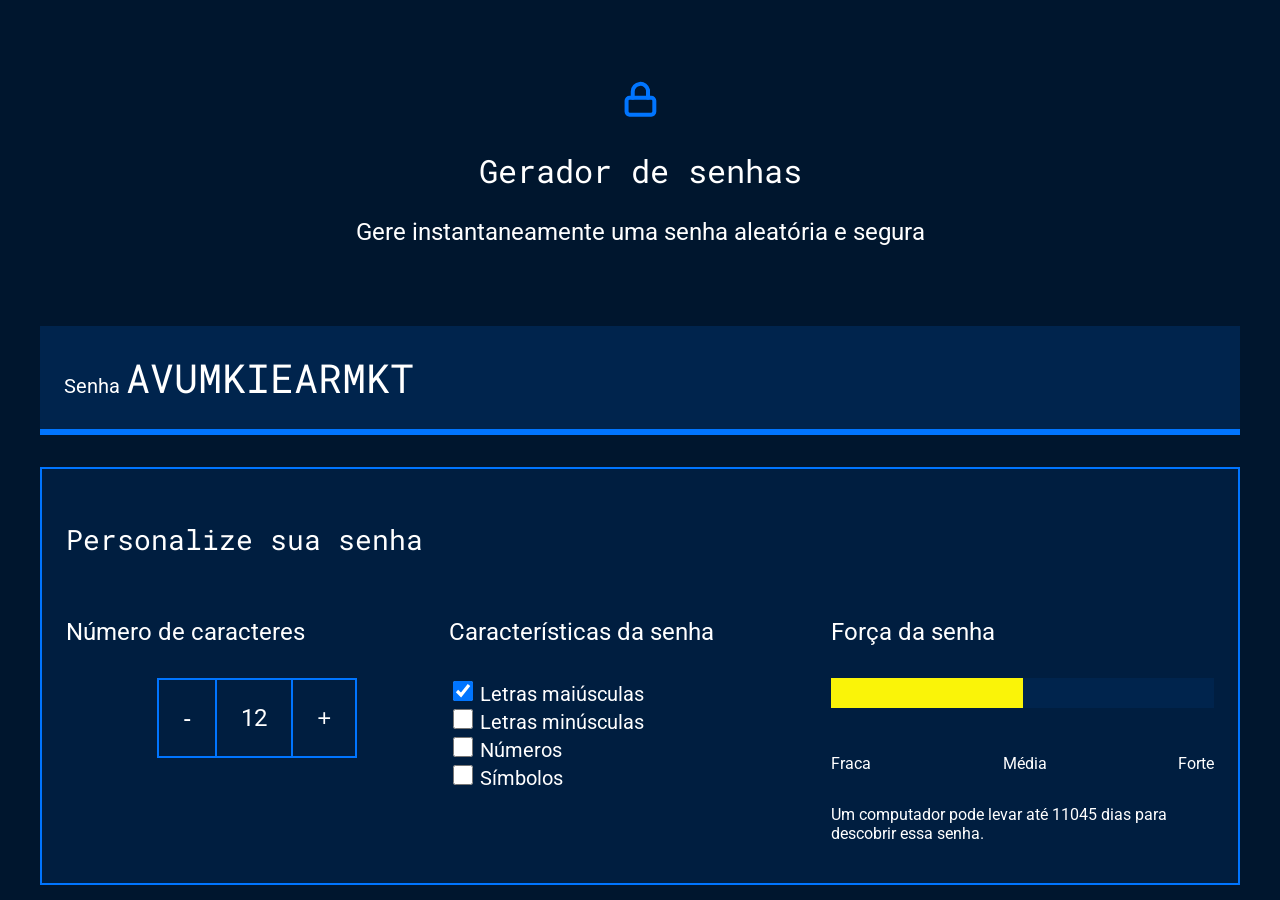
<file: javascript/ALURA-Criando_uma_Senha_Segura-main/index.html>
<!DOCTYPE html>
<html lang="pt-br">

<head>
    <meta charset="UTF-8">
    <meta name="viewport" content="width=device-width, initial-scale=1.0">
    <title>Gerador de senha</title>
    <link rel="stylesheet" href="style.css">
</head>

<body>
    <section class="conteudo">
        <div class="conteudo-titulo">
            <img src="unlock.svg" alt="cadeado fechado">
            <h2 class="titulo-principal">Gerador de senhas</h2>
            <h3 class="titulo-secundario">Gere instantaneamente uma senha aleatória e segura</h3>
        </div>
        <div class="conteudo-senha">
            <label for="senha">Senha</label>
            <input name="senha" type="text" id="campo-senha" readonly>
        </div>
        <div class="parametro">
            <h3 class="parametro-titulo">Personalize sua senha</h3>
            <div class="parametro-coluna__senha">
                <div class="parametro-senha">
                    <h4 class="parametro-senha__titulo">Número de caracteres</h4>
                    <div class="parametro-senha-botoes">
                        <button class="parametro-senha__botao">-</button>
                        <p class="parametro-senha__texto">12</p>
                        <button class="parametro-senha__botao">+</button>
                    </div>
                </div>               
                <div class="parametro-senha">
                    <h4 class="parametro-senha__titulo">Características da senha</h4>
                    <div class="parametro-senha-checkbox">
                        <input name="maiusculo" type="checkbox" class="checkbox" checked>
                        <label for="maiusculo">Letras maiúsculas</label>
                    </div>
                    <div class="parametro-senha-checkbox">
                        <input name="minusculo" type="checkbox" class="checkbox">
                        <label for="minusculo">Letras minúsculas</label>
                    </div>
                    <div class="parametro-senha-checkbox">
                        <input name="numero" type="checkbox" class="checkbox">
                        <label for="numero">Números</label>
                    </div>
                    <div class="parametro-senha-checkbox">
                        <input name="simbolo" type="checkbox" class="checkbox">
                        <label for="simbolo">Símbolos</label>
                    </div>
                </div>
                <div class="parametro-senha">
                    <h4 class="parametro-senha__titulo">Força da senha</h4>
                    <div class="barra"></div>
                    <div class="forca fraca"></div>
                    <div class="parametro-senha-textos">
                        <p>Fraca</p>
                        <p>Média</p>
                        <p>Forte</p>
                    </div>
                    <p class="entropia"></p>
                </div>
            </div>
        </div>
    </section>
    <script src="main.js"></script>
</body> 
</html>
</file>
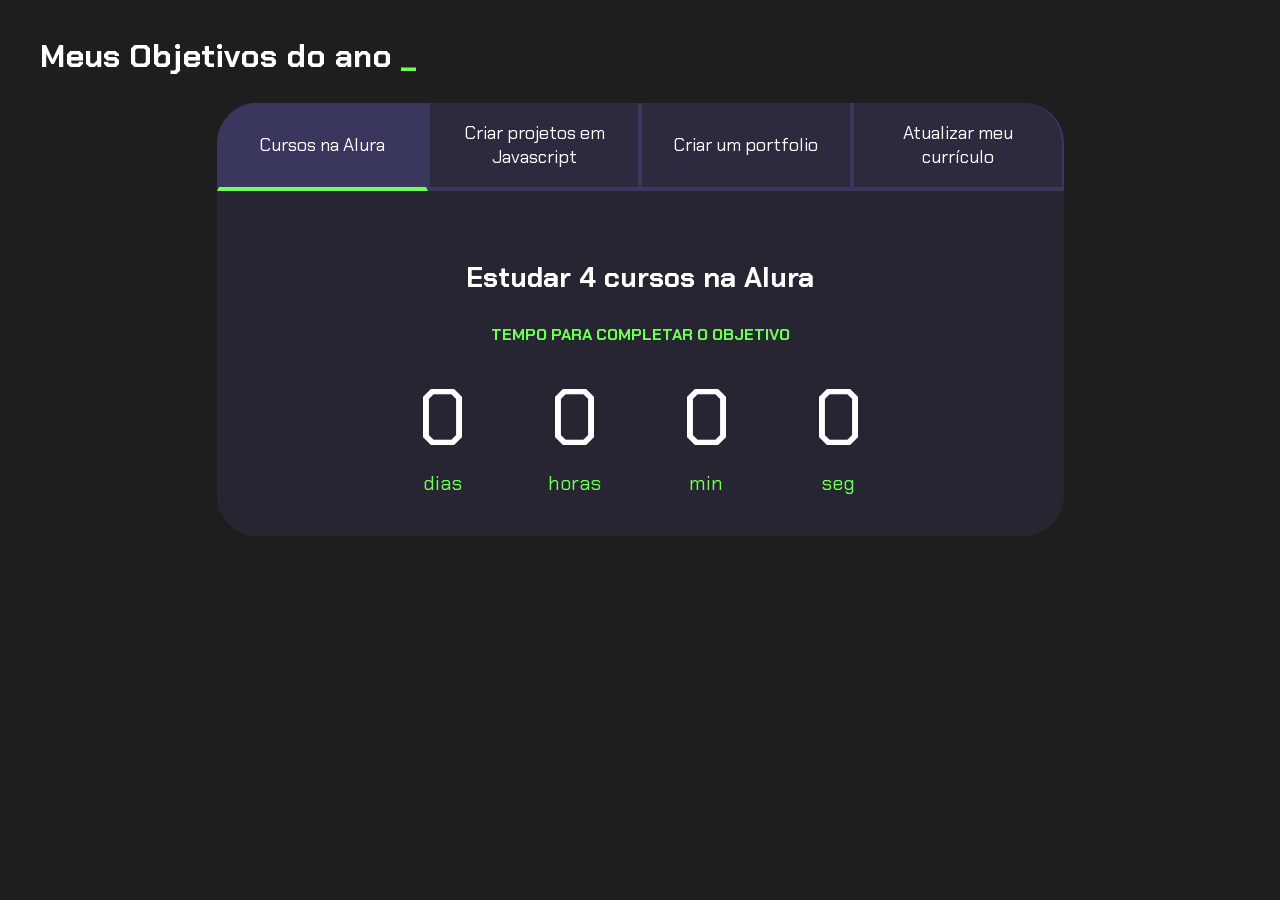
<file: javascript/ALURA-Projeto_de_Vida-main/index.html>
<!DOCTYPE html>
<html lang="pt-br">
<head>
    <meta charset="UTF-8">
    <meta http-equiv="X-UA-Compatible" content="IE=edge">
    <meta name="viewport" content="width=device-width, initial-scale=1.0">
    <title>Meus objetivos do ano</title>
    <link rel="stylesheet" href="style.css">

</head>
<body>
    <section class="conteudo-principal">
        <h2 class="titulo-principal">Meus Objetivos do ano <span>_</span></h2>
     <div class="conteudo">   
<div class="botoes">
        <button class="botao ativo">Cursos na Alura</button>
        <button class="botao">Criar projetos em Javascript</button>
        <button class="botao">Criar um portfolio</button>
        <button class="botao">Atualizar meu currículo</button>
 </div>
 <div class="abas-textos">
    <div class="aba-conteudo ativo">
        <h3 class="aba-conteudo-titulo-principal">Estudar 4 cursos na Alura</h3>
        <h4 class="aba-conteudo-titulo-secundario">Tempo para completar o objetivo</h4>
        <div class="contador">
                <div class="contador-digito">
                    <p class="contador-digito-numero" id="dias0">7</p>
                    <p class="contador-digito-texto">dias</p>
                </div>
                <div class="contador-digito">
                    <p class="contador-digito-numero" id="horas0">7</p>
                    <p class="contador-digito-texto">horas</p>
                </div>
                <div class="contador-digito">
                    <p class="contador-digito-numero" id="min0">7</p>
                    <p class="contador-digito-texto">min</p>
                </div>
                <div class="contador-digito">
                    <p class="contador-digito-numero" id="seg0">7</p>
                    <p class="contador-digito-texto">seg</p>
             </div>
        </div> 
    </div>
    <div class="aba-conteudo">
        <h3 class="aba-conteudo-titulo-principal">Criar 5 projetos em Javascript</h3>
        <h4 class="aba-conteudo-titulo-secundario">Tempo para completar o objetivo</h4>
        <div class="contador">
            <div class="contador-digito">
                <p class="contador-digito-numero" id="dias1">7</p>
                <p class="contador-digito-texto">dias</p>
            </div>
            <div class="contador-digito">
                <p class="contador-digito-numero" id="horas1">7</p>
                <p class="contador-digito-texto">horas</p>
            </div>
            <div class="contador-digito">
                <p class="contador-digito-numero" id="min1">7</p>
                <p class="contador-digito-texto">min</p>
            </div>
            <div class="contador-digito">
                <p class="contador-digito-numero" id="seg1">7</p>
                <p class="contador-digito-texto">seg</p>
            </div>
        </div>
    </div>
    <div class="aba-conteudo">
        <h3 class="aba-conteudo-titulo-principal">Criar um portfolio com os meus 3 melhores projetos</h3>
        <h4 class="aba-conteudo-titulo-secundario">Tempo para completar o objetivo</h4>
        <div class="contador">
            <div class="contador-digito">
                <p class="contador-digito-numero" id="dias2">7</p>
                <p class="contador-digito-texto">dias</p>
            </div>
            <div class="contador-digito">
                <p class="contador-digito-numero" id="horas2">7</p>
                <p class="contador-digito-texto">horas</p>
            </div>
            <div class="contador-digito">
                <p class="contador-digito-numero" id="min2">7</p>
                <p class="contador-digito-texto">min</p>
            </div>
            <div class="contador-digito">
                <p class="contador-digito-numero" id="seg2">7</p>
                <p class="contador-digito-texto">seg</p>
            </div>
        </div>
    </div>
    <div class="aba-conteudo">
        <h3 class="aba-conteudo-titulo-principal">Atualizar meu curriculo com os certificados da Alura</h3>
        <h4 class="aba-conteudo-titulo-secundario">Tempo para completar o objetivo</h4>
        <div class="contador">
            <div class="contador-digito">
                <p class="contador-digito-numero" id="dias3">7</p>
                <p class="contador-digito-texto">dias</p>
            </div>
            <div class="contador-digito">
                <p class="contador-digito-numero" id="horas3">7</p>
                <p class="contador-digito-texto">horas</p>
            </div>
            <div class="contador-digito">
                <p class="contador-digito-numero" id="min3">7</p>
                <p class="contador-digito-texto">min</p>
            </div>
            <div class="contador-digito">
                <p class="contador-digito-numero" id="seg3">7</p>
                <p class="contador-digito-texto">seg</p>
            </div>
        </div>
</div>
</div>
</section>
<script src="main.js"></script>
</body>
</html>
</file>
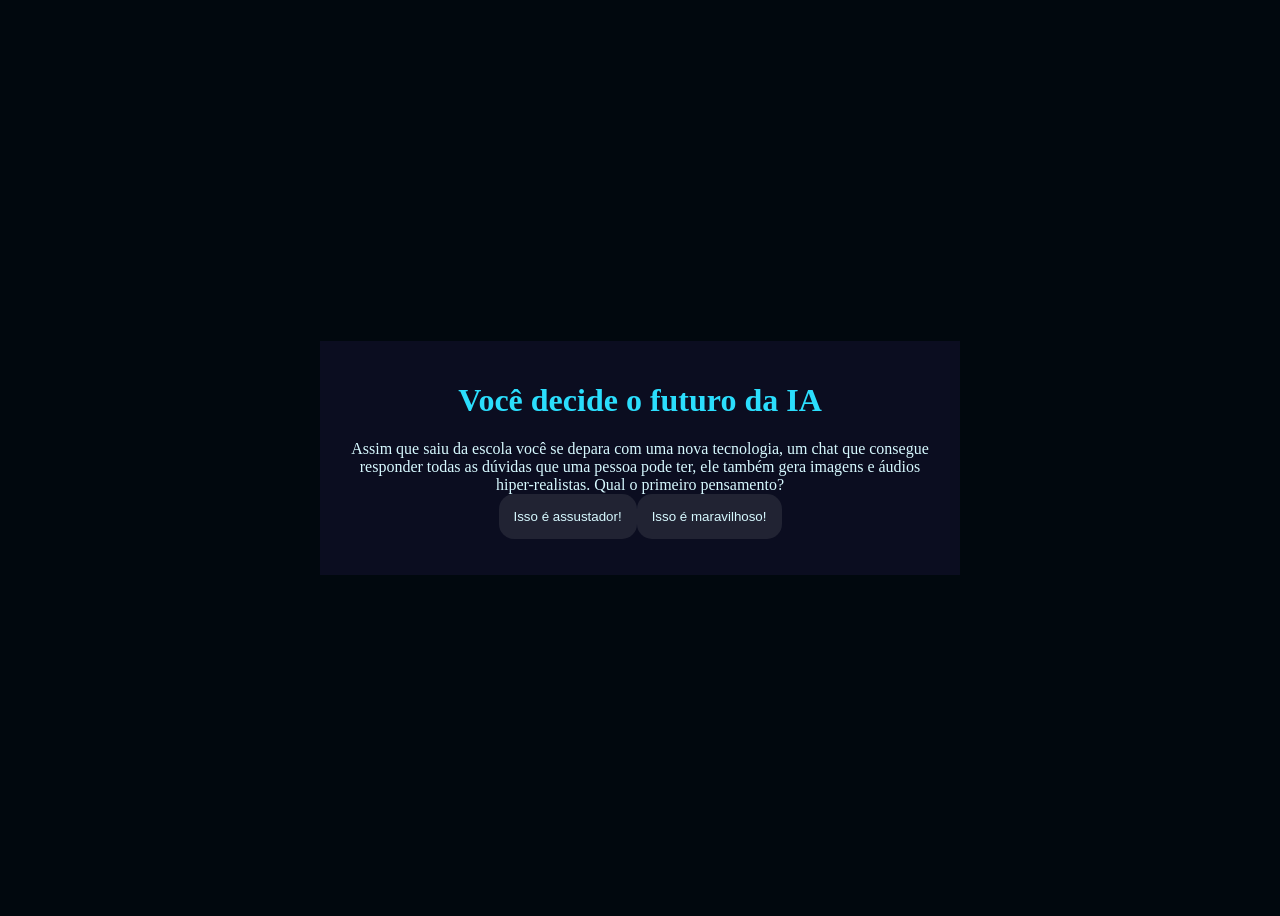
<file: javascript/ALURA-Tecnicas_Computacionais-main/index.html>
<!DOCTYPE html>
<html lang="pt-br">
<head>
    <meta charset="UTF-8">
    <meta name="viewport" content="width=device-width, initial-scale=1.0">
    <link rel="stylesheet" href="style.css">
    <title> Você decide o futuro da IA </title>
</head>
<body>
    <div class="caixa-principal">
        <h1>Você decide o futuro da IA</h1>
        <div class="caixa-perguntas"></div>
        <div class="caixa-alternativas"></div>
        <div class="caixa-resultado">
            <p class="texto-resultado"></p>
        </div>
    </div>
    <script src="script.js"></script>
</body>
</html>
</file>
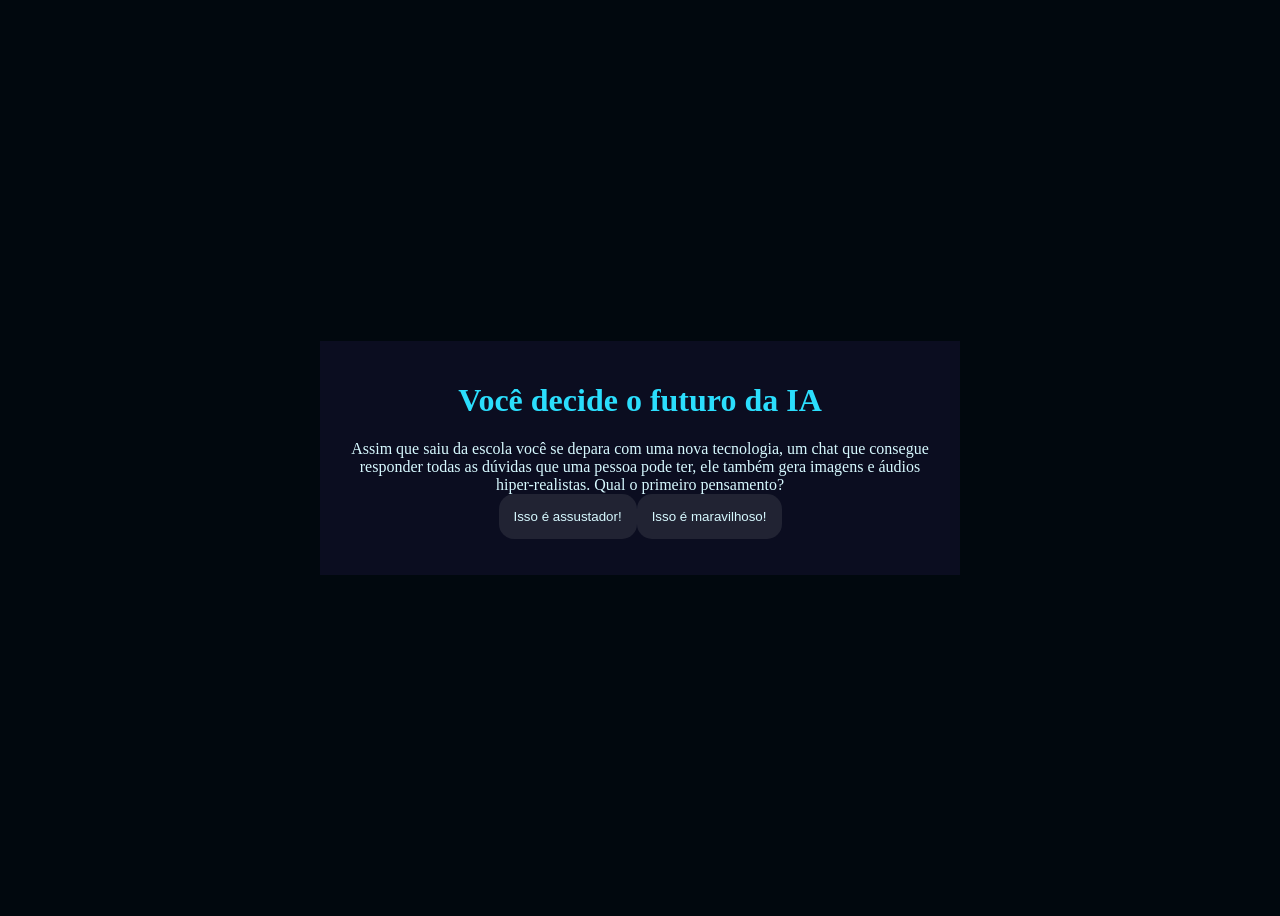
<file: javascript/Alura_IA-main/index.html>
<!DOCTYPE html>
<html lang="pt-br">
<head>
    <meta charset="UTF-8">
    <meta name="viewport" content="width=device-width, initial-scale=1.0">
    <link rel="stylesheet" href="style.css">
    <title>Você decide o futuro da IA</title>
</head>
<body>
    <div class="caixa-principal">
        <h1>Você decide o futuro da IA</h1>
        <div class="caixa-perguntas"></div>
        <div class="caixa-alternativas"></div>
        <div class="caixa-resultado">
            <p class="texto-resultado"></p>
        </div>
    </div>
    <script src="script.js"></script>
</body>
</html>
</file>
<file: javascript/ALURA-Criando_uma_Senha_Segura-main/style.css>
@import url('https://fonts.googleapis.com/css2?family=Roboto&family=Roboto+Mono&display=swap');

:root{
    --branco: white;
    --cor-de-fundo: #00162E;
    --fundo-senha: #00244D;
    --fundo-texto: #001E40;
    --borda: #0075FF;
    --roboto: 'Roboto', sans-serif;
    --roboto-mono: 'Roboto Mono', monospace;
}

*{
    font-weight: 400;
}

body{
    color: var(--branco);
    background-color: var(--cor-de-fundo);
    font-family: var(--roboto);
}

.titulo-principal{
    font-family: var(--roboto-mono);
    font-size: 32px;
}

.titulo-secundario{
    font-size: 24px;
}

.conteudo-titulo{
    text-align: center;
    margin-top: 80px;
}

.conteudo-senha{
    margin-top: 80px; 
    background: var(--fundo-senha);
    padding: 24px;
    border-bottom: 6px solid var(--borda);
}

#campo-senha{
    background-color: var(--fundo-senha);
    border: none;
    color: var(--branco);
    font-family: var(--roboto-mono);
    font-size: 40px;
    width: 70%;
}

#campo-senha:focus{
    outline: none;
}

.conteudo{
    max-width: 1200px;
    margin: 0 auto;
}

.parametro{
    background-color: var(--fundo-texto);
    border: 2px solid var(--borda);
    margin-top: 32px;
    padding: 24px;
}

.parametro-titulo{
    font-family: var(--roboto-mono);
    font-size: 28px;
}

.parametro-senha__titulo{
    font-size:24px;
}

.parametro-coluna__senha{
    display: flex;
    flex-direction: column;
    justify-content: center;
}
.parametro-senha{
    width: 50%;
    margin: 0 auto;
}

.parametro-senha-botoes{
    display: flex;
    justify-content: center;
}

.parametro-senha__botao{
    background-color: var(--fundo-texto);
    color: var(--branco);
    border: 2px solid var(--borda);
    padding: 24px;
    font-size: 24px;
    cursor: pointer;
}
.parametro-senha__texto{
    padding: 24px;
    border-top: 2px solid var(--borda);
    border-bottom: 2px solid var(--borda);
    margin: 0;
    font-size: 24px;
}

label{
    font-size: 20px;
}

.checkbox{
    width: 20px;
    height: 20px;
    cursor: pointer;
}

.barra{
    background-color: var(--fundo-senha);
    height: 30px;
    width: 100%;
}
.forca{
    height: 30px;
    position: relative;
    bottom: 30px;
}
.fraca{
    width: 25%;
    background-color: #E71B32; 
}
.media{
    background-color: #FAF408;
    width: 50%;
}
.forte{
    background-color: #00FF85;
    width: 100%;
}

.parametro-senha-textos{
    display: flex;
    justify-content: space-between;
}


@media screen and (min-width: 768px) {
    .parametro-coluna__senha{
        flex-direction: row;
    }
}
</file>
<file: javascript/ALURA-Projeto_de_Vida-main/style.css>
@import url('https://fonts.googleapis.com/css2?family=Chakra+Petch:wght@400;700&display=swap');
:root {
    --cor-de-fundo: #1E1E1E;
    --verde: #6FFF57;
    --branco: #FFFFFF;
    --botao-ativo: #3A375E;
    --botao-inativo: rgba(58, 55, 94, 0.5);
    --texto-fundo: rgba(58, 55, 94, 0.3);
}
body {
    background-color: var(--cor-de-fundo);
    color: var(--branco);
    font-family: 'Chakra Petch', sans-serif;
}
.conteudo-principal {
    display: flex;
    flex-direction: column;
    justify-content: center;
    align-items: center;
    max-width: 1200px;
    width: 100%;
    margin: 0 auto;
}
.titulo-principal {
    text-align: left;
    width: 100%;
    font-size: 32px;
}
.titulo-principal span {
    color: var(--verde);
}
.botao {
    font-family: 'Chakra Petch', sans-serif;
    background-color: var(--botao-inativo);
    color: var(--branco);
    display: flex;
    justify-content: center;
    padding: 1em;
    font-size: 18px;
    align-items: center;
    width: 100%;
    border-bottom: 4px solid var(--botao-ativo);
    border-left: 2px solid var(--botao-ativo);
    border-right: 2px solid var(--botao-ativo);
    border-top: none;
}
.botao:first-child {
    border-radius: 40px 40px 0 0;
}
.botoes {
    display: block;
}
.botao.ativo{
    background-color: var(--botao-ativo);
    border-bottom: 4px solid var(--verde);
}
.abas-textos{
    background-color: var(--texto-fundo);
    padding: 40px;
    border-radius: 0 0 40px 40px;
}
.aba-conteudo.ativo{
    display:block;
}
.aba-conteudo{
    display: none;
}
.aba-conteudo-titulo-principal{
    font-size: 28px;
    text-align: center;
}
.aba-conteudo-titulo-secundario{
    text-align: center;
    color: var(--verde);
    text-transform: uppercase;
}

.contador{
    font-size: 20px;
    display:flex;
    justify-content: center;
    flex-wrap: wrap;
}
.contador-digito{
    padding: 0 16px;
    text-align: center;
    min-width: 100px;
}

.contador-digito-numero{
    font-size: 80px;
    margin: 0;

}

.contador-digito-texto{
    color: var(--verde);
    font-size: 20px;
    margin: 0;

}

@media screen and (min-width: 768px) {
    .botoes {
        display: flex;
    }
    .botao:first-child {
        border-radius: 40px 0 0 0;
    }
    .botao:last-child {
        border-radius: 0 40px 0 0;
    }
}
</file>
<file: javascript/ALURA-Tecnicas_Computacionais-main/style.css>
:root{
    --cor-fundo: #01080E ;
    --cor-principal: #0B0D20 ;
    --cor-secundaria: #212333; 
    --cor-destaque: #2BDEFD;
    --cor-texto: #D7F9FF;

}

body {
    background-color: var(--cor-fundo);
    color: var(--cor-texto);
    display: flex;
    justify-content: center;
    align-items: center;
    min-height: 100vh;
}

.caixa-principal{
    background-color: var(--cor-principal);
    width: 90%;
    max-width: 600px;
    text-align: center;
    padding: 20px;
}

h1{
    color: var(--cor-destaque);
}

button {
    background-color: var(--cor-secundaria);
    color: var(--cor-texto);
    border: none;
    border-radius: 15px;
    padding: 15px;
    transition: background-color 0.3s;
}

button:hover{
    background-color: var(--cor-destaque);
    color: var(--cor-principal);
}
</file>
<file: javascript/Alura_IA-main/style.css>
:root{
    --cor-fundo: #01080E ;
    --cor-principal: #0B0D20 ;
    --cor-secundaria: #212333; 
    --cor-destaque: #2BDEFD;
    --cor-texto: #D7F9FF;

}

body {
    background-color: var(--cor-fundo);
    color: var(--cor-texto);
    display: flex;
    justify-content: center;
    align-items: center;
    min-height: 100vh;
}

.caixa-principal{
    background-color: var(--cor-principal);
    width: 90%;
    max-width: 600px;
    text-align: center;
    padding: 20px;
}

h1{
    color: var(--cor-destaque);
}

button {
    background-color: var(--cor-secundaria);
    color: var(--cor-texto);
    border: none;
    border-radius: 15px;
    padding: 15px;
    transition: background-color 0.3s;
}

button:hover{
    background-color: var(--cor-destaque);
    color: var(--cor-principal);
}
</file>
